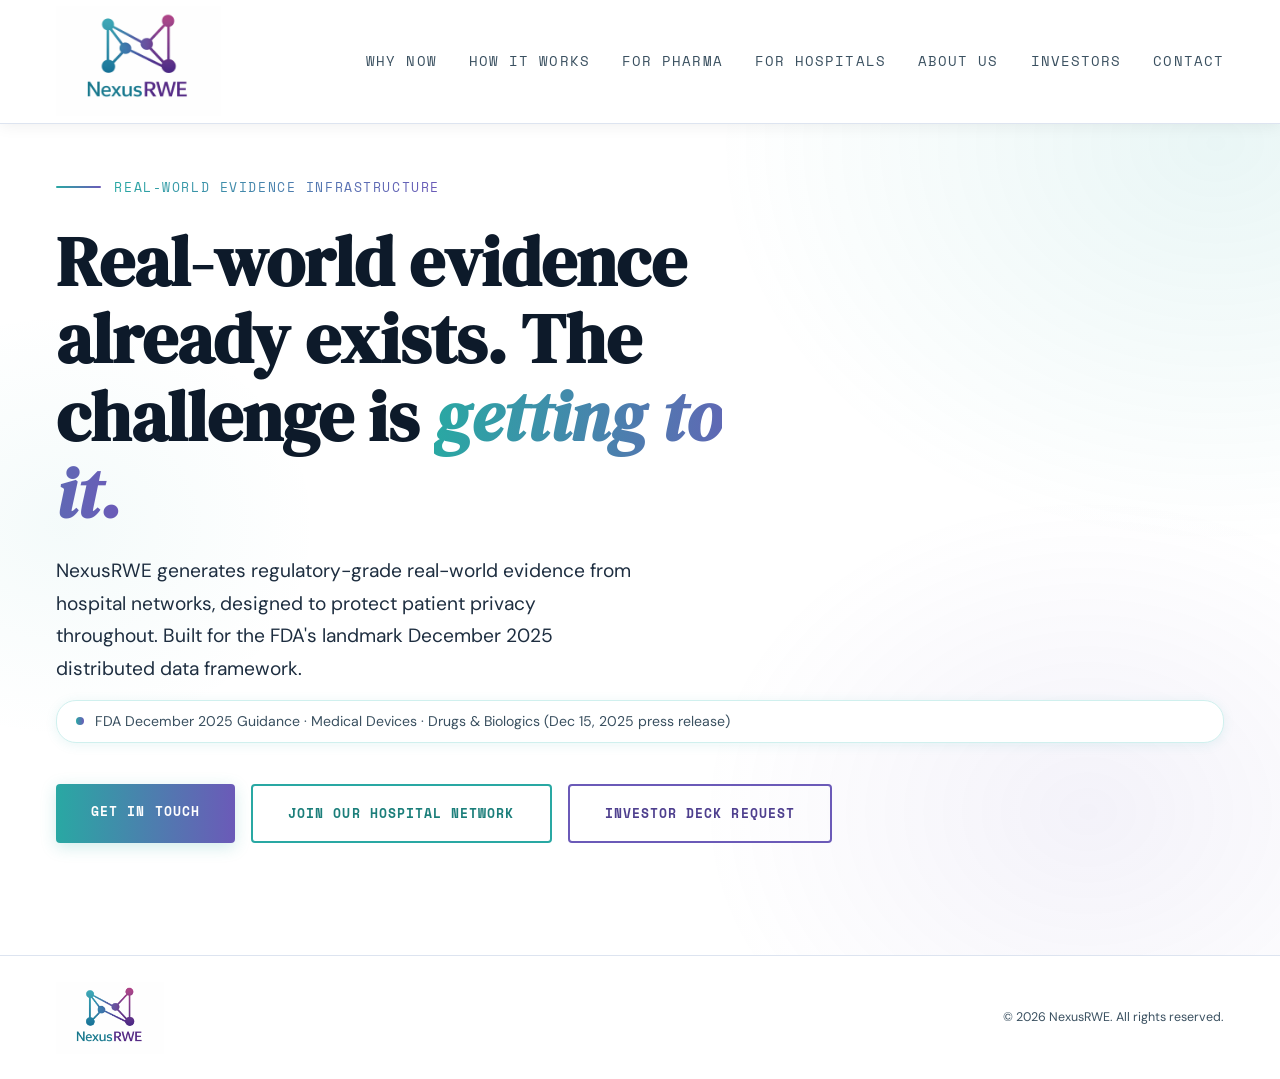
<file: index.html>
﻿<!DOCTYPE html>
<html lang="en">
<head>
<meta charset="UTF-8">
<meta name="viewport" content="width=device-width, initial-scale=1.0">
<title>NexusRWE | Federated Real-World Evidence Infrastructure for FDA Submissions</title>
<meta name="description" content="NexusRWE generates regulatory-grade real-world evidence from hospital networks without moving patient data. Federated, privacy-preserving RWE infrastructure built for the FDA's December 2025 distributed data framework.">
<meta name="keywords" content="real-world evidence, RWE, federated analytics, FDA real-world evidence, ICH M14, post-market safety study, distributed data, privacy-preserving analytics, hospital data, regulatory submissions, eCTD, CDISC, differential privacy, pharmacoepidemiology">
<meta name="author" content="NexusRWE">
<meta name="robots" content="index, follow, max-image-preview:large">
<link rel="canonical" href="https://nexusrwe.com/">

<!-- Open Graph -->
<meta property="og:type" content="website">
<meta property="og:site_name" content="NexusRWE">
<meta property="og:title" content="NexusRWE | Federated Real-World Evidence Infrastructure">
<meta property="og:description" content="Regulatory-grade real-world evidence from hospital networks without moving patient data. Built for the FDA's December 2025 distributed data framework.">
<meta property="og:url" content="https://nexusrwe.com/">
<meta property="og:image" content="https://nexusrwe.com/nexusIcon.png">
<meta property="og:image:alt" content="NexusRWE logo">
<meta property="og:locale" content="en_US">

<!-- Twitter Card -->
<meta name="twitter:card" content="summary_large_image">
<meta name="twitter:title" content="NexusRWE | Federated Real-World Evidence Infrastructure">
<meta name="twitter:description" content="Regulatory-grade real-world evidence from hospital networks without moving patient data.">
<meta name="twitter:image" content="https://nexusrwe.com/nexusIcon.png">

<!-- Theme -->
<meta name="theme-color" content="#29A8A3">

<link rel="icon" href="/favicon.png" type="image/png" sizes="32x32">
<link rel="apple-touch-icon" href="/favicon.png">
<link rel="stylesheet" href="styles.css">
<link rel="preconnect" href="https://fonts.googleapis.com">
<link href="https://fonts.googleapis.com/css2?family=DM+Serif+Display:ital@0;1&family=DM+Sans:opsz,wght@9..40,400;9..40,500;9..40,600&family=Space+Mono:wght@400;700&display=swap" rel="stylesheet">

<!-- Structured data -->
<script type="application/ld+json">
{
  "@context": "https://schema.org",
  "@type": "Organization",
  "name": "NexusRWE",
  "url": "https://nexusrwe.com/",
  "logo": "https://nexusrwe.com/nexusIcon.png",
  "description": "Federated, privacy-preserving real-world evidence infrastructure for hospital networks and life-sciences sponsors. Generates regulatory-grade RWE without moving patient data.",
  "sameAs": []
}
</script>
<script type="application/ld+json">
{
  "@context": "https://schema.org",
  "@type": "WebSite",
  "name": "NexusRWE",
  "url": "https://nexusrwe.com/"
}
</script>
<style>
@keyframes fadeUp {
  from { opacity:0; transform:translateY(20px); }
  to   { opacity:1; transform:translateY(0); }
}
.hero-eyebrow { animation:fadeUp 0.6s ease 0.1s both; }
.hero h1       { animation:fadeUp 0.6s ease 0.2s both; }
.hero .hero-sub{ animation:fadeUp 0.6s ease 0.3s both; }
.fact-badge    { animation:fadeUp 0.6s ease 0.4s both; }
.hero .cta-row { animation:fadeUp 0.6s ease 0.5s both; }
</style>
</head>
<body>
<nav>
  <div class="nav-logo"><img src="[data-uri]" alt="NexusRWE"></div>
  <div class="nav-links">
    <a href="problem.html">Why Now</a>
    <a href="how.html">How It Works</a>
    <a href="pharma.html">For Pharma</a>
    <a href="hospitals.html">For Hospitals</a>
    <a href="team.html">About Us</a>
    <a href="investors.html">Investors</a>
    <a href="contact.html">Contact</a>
  </div>
<button class="nav-hamburger" onclick="toggleNav()" aria-label="Toggle menu"><span></span><span></span><span></span></button>
</nav>

<section class="hero">
  <div class="hero-bg"></div>
  <div class="hero-eyebrow">
    <span class="grad-line"></span>
    <span class="grad-text">Real-World Evidence Infrastructure</span>
  </div>
  <h1>Real-world evidence already exists. The challenge is <em>getting to it.</em></h1>
  <p class="hero-sub">NexusRWE generates regulatory-grade real-world evidence from hospital networks, designed to protect patient privacy throughout. Built for the FDA's landmark December 2025 distributed data framework.</p>
  <div class="fact-badge">
    <span class="badge-dot"></span>
    FDA December 2025 Guidance &middot; Medical Devices &middot; Drugs &amp; Biologics (Dec 15, 2025 press release)
  </div>
  <div class="cta-row">
    <a href="contact.html" class="btn btn-grad">Get In Touch</a>
    <a href="contact.html" class="btn btn-outline">Join Our Hospital Network</a>
    <a href="contact.html" class="btn btn-outline-purple">Investor Deck Request</a>
  </div>
</section>

<footer>
  <div class="footer-logo"><img src="[data-uri]" alt="NexusRWE"></div>
  <p>&copy; 2026 NexusRWE. All rights reserved.</p>
</footer>

<script>
function toggleNav(){var l=document.querySelector('.nav-links'),b=document.querySelector('.nav-hamburger');l.classList.toggle('open');b.classList.toggle('open');}
document.addEventListener('click',function(e){if(!document.querySelector('nav').contains(e.target)){var l=document.querySelector('.nav-links'),b=document.querySelector('.nav-hamburger');if(l){l.classList.remove('open');}if(b){b.classList.remove('open');}}});
</script>
</body>
</html>
</file>
<file: styles.css>
/* =============================================================
   NexusRWE — Shared Stylesheet
   Reference base: problem.html
   ============================================================= */

/* RESET */
*, *::before, *::after { box-sizing:border-box; margin:0; padding:0; }

/* VARIABLES */
:root {
  --teal:#29A8A3; --teal-dk:#1b7e7a; --teal-xdk:#104c49;
  --teal-lt:#d0f0ee; --teal-xlt:#edfaf9; --purple:#6B5AB8;
  --purple-dk:#4e3f8e; --purple-lt:#e2ddf5; --purple-xlt:#f2f0fc;
  --grad:linear-gradient(90deg,#29A8A3 0%,#6B5AB8 100%);
  --grad-v:linear-gradient(145deg,#29A8A3 0%,#6B5AB8 100%);
  --bg:#f7f8fc; --white:#ffffff; --text:#0d1a2a;
  --text-2:#1e2e40; --text-3:#3a5060; --border:#dde4f0;
}

/* BASE */
html { scroll-behavior:smooth; overflow-x:hidden; }
body { background:var(--bg); color:var(--text); font-family:'DM Sans',sans-serif; font-size:18px; font-weight:400; line-height:1.75; overflow-x:hidden; }

/* NAV */
nav {
  position:fixed; top:0; left:0; right:0; z-index:100;
  display:flex; align-items:center; justify-content:space-between;
  padding:0.4rem 3.5rem; background:rgba(255,255,255,0.97);
  backdrop-filter:blur(10px); border-bottom:1px solid var(--border);
  box-shadow:0 1px 16px rgba(0,0,0,0.07);
}
.nav-logo img { height:110px; display:block; }
.nav-links { display:flex; gap:2rem; align-items:center; }
.nav-links a { font-family:'Space Mono',monospace; font-size:0.85rem; letter-spacing:0.08em; text-transform:uppercase; color:var(--text-3); text-decoration:none; transition:color 0.2s; }
.nav-links a:hover { color:var(--teal); }
.nav-links a.active { color:var(--teal); font-weight:700; }
.nav-cta { background:var(--grad) !important; color:#fff !important; padding:0.55rem 1.4rem; border-radius:4px; font-weight:700 !important; transition:opacity 0.2s !important; }
.nav-cta:hover { opacity:0.85 !important; }

/* HAMBURGER */
.nav-hamburger { display:none; flex-direction:column; justify-content:space-between; width:24px; height:18px; background:none; border:none; cursor:pointer; padding:0; flex-shrink:0; }
.nav-hamburger span { display:block; width:100%; height:2px; background:var(--text); border-radius:2px; transition:all 0.25s; }
.nav-hamburger.open span:nth-child(1) { transform:translateY(8px) rotate(45deg); }
.nav-hamburger.open span:nth-child(2) { opacity:0; }
.nav-hamburger.open span:nth-child(3) { transform:translateY(-8px) rotate(-45deg); }

/* BUTTONS */
.btn { font-family:'Space Mono',monospace; font-size:0.82rem; letter-spacing:0.08em; text-transform:uppercase; font-weight:700; padding:1rem 2.2rem; border-radius:4px; text-decoration:none; display:inline-block; transition:all 0.18s; border:none; cursor:pointer; white-space:nowrap; }
.btn-grad { background:var(--grad); color:#fff; box-shadow:0 4px 16px rgba(41,168,163,0.22); }
.btn-grad:hover { opacity:0.88; transform:translateY(-2px); }
.btn-outline { background:transparent; color:var(--teal-dk); border:2px solid var(--teal); }
.btn-outline:hover { background:var(--teal-xlt); transform:translateY(-2px); }
.btn-outline-purple { background:transparent; color:var(--purple-dk); border:2px solid var(--purple); }
.btn-outline-purple:hover { background:var(--purple-xlt); transform:translateY(-2px); }
.btn-white { background:#fff; color:var(--teal-xdk); font-weight:700; }
.btn-white:hover { background:var(--teal-lt); transform:translateY(-2px); }
.btn-ghost { background:transparent; color:#fff; border:2px solid rgba(255,255,255,0.5); }
.btn-ghost:hover { background:rgba(255,255,255,0.12); border-color:#fff; }

/* LAYOUT */
section { padding:6rem 3.5rem; }
.max-w { max-width:1100px; margin:0 auto; }
.section-label { font-family:'Space Mono',monospace; font-size:0.82rem; letter-spacing:0.12em; text-transform:uppercase; margin-bottom:0.9rem; display:flex; align-items:center; gap:0.65rem; }
.grad-text { background:var(--grad); -webkit-background-clip:text; -webkit-text-fill-color:transparent; background-clip:text; }
.grad-line { display:inline-block; width:2.8rem; height:2px; background:var(--grad); border-radius:1px; flex-shrink:0; }
.cta-row { display:flex; flex-wrap:wrap; gap:1rem; }

/* TYPOGRAPHY */
h1 { font-family:'DM Serif Display',serif; font-size:clamp(2.5rem,4vw,3.5rem); line-height:1.15; color:var(--text); margin-bottom:1.4rem; }
h2 { font-family:'DM Serif Display',serif; font-size:clamp(1.8rem,3vw,2.5rem); color:var(--text); line-height:1.2; margin-bottom:1.4rem; margin-top:2rem; }
h2:first-of-type { margin-top:0; }
h3 { font-family:'DM Serif Display',serif; font-size:1.5rem; line-height:1.3; margin-bottom:1rem; }
h4 { font-family:'Space Mono',monospace; font-size:1.1rem; font-weight:700; line-height:1.4; margin-bottom:0.5rem; }
p { font-size:1.1rem; color:var(--text-2); line-height:1.75; margin-bottom:1.1rem; }

/* FOOTER */
footer { background:#ffffff; padding:1.6rem 3.5rem; display:flex; justify-content:space-between; align-items:center; border-top:1px solid var(--border); }
.footer-logo img { height:72px; display:block; }
footer p { font-size:0.78rem; color:var(--text-3); margin:0; }

/* PROBLEM PAGE */
.problem { background:var(--bg); border-top:1px solid var(--border); border-bottom:1px solid var(--border); padding-top:10rem; }
.problem p { margin-bottom:1.1rem; max-width:780px; }
.callout { border-radius:12px; padding:3rem; background:var(--grad-v); box-shadow:0 10px 36px rgba(41,168,163,0.22); max-width:780px; }
.callout p { font-family:'DM Serif Display',serif; font-size:1.55rem; color:#fff; line-height:1.45; margin:0; }

/* HOW IT WORKS */
.how { background:var(--grad-v); padding-top:10rem; }
.how h2 { color:#fff; }
.how-lead { color:rgba(255,255,255,0.78); max-width:580px; margin-bottom:0; }
.steps { display:grid; grid-template-columns:repeat(4,1fr); margin-top:3rem; border-radius:12px; overflow:hidden; border:1px solid rgba(255,255,255,0.15); }
.step { padding:2.5rem 2rem; border-right:1px solid rgba(255,255,255,0.12); background:rgba(255,255,255,0.08); transition:background 0.2s; }
.step:last-child { border-right:none; }
.step:hover { background:rgba(255,255,255,0.14); }
.step-num { font-family:'Space Mono',monospace; font-size:0.82rem; font-weight:700; color:rgba(255,255,255,0.5); margin-bottom:1rem; }
.step h3 { font-family:'DM Serif Display',serif; color:#fff; margin-bottom:0.75rem; }
.step p { color:rgba(255,255,255,0.75); line-height:1.68; }

/* PHARMA & HOSPITAL PAGES */
.intro-section { background:var(--white); border-top:1px solid var(--border); padding-top:10rem; padding-bottom:0; }
.main-section { background:var(--white); padding-top:3rem; }
.use-case-list { display:flex; flex-direction:column; gap:0.75rem; margin:1.5rem 0 2.5rem; }
.use-case-item { display:flex; align-items:flex-start; gap:0.85rem; font-size:1.1rem; color:var(--text-2); }
.uc-dot { width:8px; height:8px; border-radius:50%; flex-shrink:0; margin-top:0.45rem; background:var(--grad); }
.divider-section { background:var(--bg); border-top:1px solid var(--border); border-bottom:1px solid var(--border); padding:3rem 3.5rem; }
.divider-section p { font-family:'Space Mono',monospace; font-size:0.82rem; letter-spacing:0.14em; text-transform:uppercase; color:var(--text-3); margin:0; }
.use-case-section { background:var(--grad-v); padding:6rem 3.5rem; color:#fff; }
.use-case-section h2 { color:#fff; }
.use-case-section h3 { font-family:'DM Serif Display',serif; color:#fff; line-height:1.2; margin-bottom:0.5rem; }
.use-case-section .eyebrow { font-family:'Space Mono',monospace; font-size:0.8rem; letter-spacing:0.12em; text-transform:uppercase; color:rgba(255,255,255,0.65); margin-bottom:1rem; }
.use-case-section p { color:rgba(255,255,255,0.88); margin-bottom:1.1rem; }
.use-case-section p:last-of-type { margin-bottom:0; }
.uc-block { background:rgba(255,255,255,0.1); border-radius:12px; padding:2rem 2.5rem; margin-top:2.5rem; }
.uc-block h3 { color:#fff; margin-top:0; margin-bottom:0.75rem; }

/* TEAM PAGE */
.team { background:var(--bg); border-top:1px solid var(--border); padding-top:10rem; }
.team-grid { display:grid; grid-template-columns:1fr; gap:2rem; margin:0 auto; max-width:700px; }
.team-card { background:var(--white); border:1px solid var(--border); border-radius:12px; padding:2.8rem; transition:box-shadow 0.2s; }
.team-card:hover { box-shadow:0 10px 36px rgba(0,0,0,0.08); }
.team-header { display:flex; align-items:center; gap:1.6rem; margin-bottom:1.6rem; padding-bottom:1.6rem; border-bottom:1px solid var(--border); }
.photo-ring { width:108px; height:108px; border-radius:50%; flex-shrink:0; background:var(--grad); padding:3px; box-shadow:0 4px 18px rgba(41,168,163,0.25); }
.photo-ring img { width:100%; height:100%; border-radius:50%; object-fit:cover; display:block; }
.team-name { font-family:'DM Serif Display',serif; font-size:1.5rem; color:var(--text); margin-bottom:0.2rem; }
.team-title { font-family:'Space Mono',monospace; font-size:0.65rem; letter-spacing:0.12em; text-transform:uppercase; font-weight:700; background:var(--grad); -webkit-background-clip:text; -webkit-text-fill-color:transparent; background-clip:text; }
.team-years { font-family:'Space Mono',monospace; font-size:0.68rem; color:var(--teal); letter-spacing:0.08em; margin-top:0.3rem; }
.team-bio { color:var(--text-2); line-height:1.78; }
.why { background:var(--white); border-top:1px solid var(--border); }
.why-grid { display:grid; grid-template-columns:1fr 1fr; gap:1.5rem; margin-top:2.5rem; }
.why-card { border:1.5px solid var(--border); border-radius:12px; padding:2.3rem; background:var(--bg); transition:all 0.22s; position:relative; overflow:hidden; }
.why-card-top { position:absolute; top:0; left:0; right:0; height:3px; background:var(--grad); transform:scaleX(0); transform-origin:left; transition:transform 0.3s ease; }
.why-card:hover .why-card-top { transform:scaleX(1); }
.why-card:hover { box-shadow:0 8px 28px rgba(41,168,163,0.1); border-color:var(--teal-lt); }
.why-icon { font-size:1.6rem; margin-bottom:1rem; }
.why-card h3 { font-family:'DM Serif Display',serif; color:var(--text); margin-bottom:0.75rem; }
.why-card p { color:var(--text-2); line-height:1.72; }
.cta-section { background:var(--grad-v); padding:7rem 3.5rem; position:relative; overflow:hidden; }
.cta-section::before { content:''; position:absolute; inset:0; pointer-events:none; background:radial-gradient(ellipse 60% 80% at 10% 50%,rgba(255,255,255,0.07) 0%,transparent 55%), radial-gradient(ellipse 50% 70% at 90% 20%,rgba(0,0,0,0.08) 0%,transparent 50%); }
.cta-section h2 { color:#fff; margin-bottom:0.75rem; }
.cta-section > .max-w > p { color:rgba(255,255,255,0.75); max-width:520px; margin:0 0 2.8rem; }

/* STORY SECTION */
.story-section { background:var(--white); border-top:1px solid var(--border); padding-top:10rem; }

/* HERO (index.html) */
.hero { min-height:100vh; display:flex; flex-direction:column; justify-content:center; padding:11rem 3.5rem 7rem; position:relative; overflow:hidden; background:var(--white); }
.hero-bg { position:absolute; inset:0; pointer-events:none; background: radial-gradient(ellipse 65% 70% at 95% 15%,rgba(41,168,163,0.1) 0%,transparent 60%), radial-gradient(ellipse 55% 60% at 85% 85%,rgba(107,90,184,0.08) 0%,transparent 55%), radial-gradient(ellipse 40% 45% at 5% 55%,rgba(41,168,163,0.05) 0%,transparent 50%); }
.hero-eyebrow { font-family:'Space Mono',monospace; font-size:0.82rem; letter-spacing:0.12em; text-transform:uppercase; margin-bottom:1.5rem; display:flex; align-items:center; gap:0.85rem; }
.hero h1 { font-family:'DM Serif Display',serif; font-size:clamp(3rem,5.5vw,5rem); line-height:1.1; color:var(--text); max-width:730px; margin-bottom:1.4rem; }
.hero h1 em { background:var(--grad); -webkit-background-clip:text; -webkit-text-fill-color:transparent; background-clip:text; font-style:italic; }
.hero-sub { font-size:1.2rem; color:var(--text-2); max-width:580px; margin-bottom:0.9rem; line-height:1.7; }
.fact-badge { display:inline-flex; align-items:center; gap:0.7rem; font-size:0.88rem; color:var(--text-3); margin-bottom:2.6rem; background:var(--white); border:1.5px solid var(--teal-lt); padding:0.5rem 1.2rem; border-radius:20px; box-shadow:0 2px 12px rgba(41,168,163,0.1); }
.badge-dot { width:8px; height:8px; border-radius:50%; background:var(--grad); flex-shrink:0; }

/* USE CASE PAGES */
.uc-page h1 { color:#fff; }
.uc-page h2 { color:#fff; }
.uc-page h3 { color:#fff; }
.uc-page main p { color:rgba(255,255,255,0.88); margin-bottom:1.75rem; }

/* RESPONSIVE — nav breakpoint (many items need room until 900px) */
@media(max-width:900px) {
  nav { padding:0.4rem 1.5rem; }
  .nav-logo img { height:72px; }
  .nav-hamburger { display:flex; }
  .nav-links { display:none; position:absolute; top:100%; left:0; right:0; background:rgba(255,255,255,0.98); backdrop-filter:blur(10px); flex-direction:column; align-items:flex-start; padding:1.5rem 1.5rem 2rem; gap:1.2rem; border-bottom:1px solid var(--border); box-shadow:0 8px 24px rgba(0,0,0,0.08); }
  .nav-links.open { display:flex !important; }
  .nav-links a { font-size:1rem; padding:0.35rem 0; }
}

/* RESPONSIVE — mobile layout, grids, fonts */
@media(max-width:768px) {
  /* Section padding: 1.5rem sides */
  section { padding:2.5rem 1.5rem; }
  .divider-section { padding:1.5rem; }
  footer { flex-direction:column; gap:1rem; text-align:center; padding:1.5rem; }

  /* First-section nav clearance (reduced from 10rem) */
  .problem { padding-top:6rem; }
  .how { padding-top:6rem; }
  .team { padding-top:6rem; }
  .intro-section { padding-top:6rem; }
  .story-section { padding-top:6rem; }
  .hero { padding:6rem 1.5rem 3rem; }

  /* Font sizes scale down */
  h1 { font-size:2rem; line-height:1.2; }
  h2 { font-size:1.5rem; line-height:1.25; }
  h3 { font-size:1.2rem; }

  /* All grids → single column */
  .problem-grid { grid-template-columns:1fr; gap:1.5rem; }
  .steps { grid-template-columns:1fr; }
  .step { border-right:none; border-bottom:1px solid rgba(255,255,255,0.1); }
  .team-grid { grid-template-columns:1fr; gap:1.5rem; }
  .why-grid { grid-template-columns:1fr; gap:1rem; }

  /* Cards */
  .team-card { padding:1.5rem; }
  .uc-block { padding:1.5rem; }

  /* Buttons full width */
  .btn { display:block; width:100%; text-align:center; box-sizing:border-box; }
  .cta-row { flex-direction:column; }

  /* Use-case pages: override inline-styled main element */
  .uc-page main { margin-top:72px !important; padding:3rem 1.5rem 4rem !important; }
}
</file>
